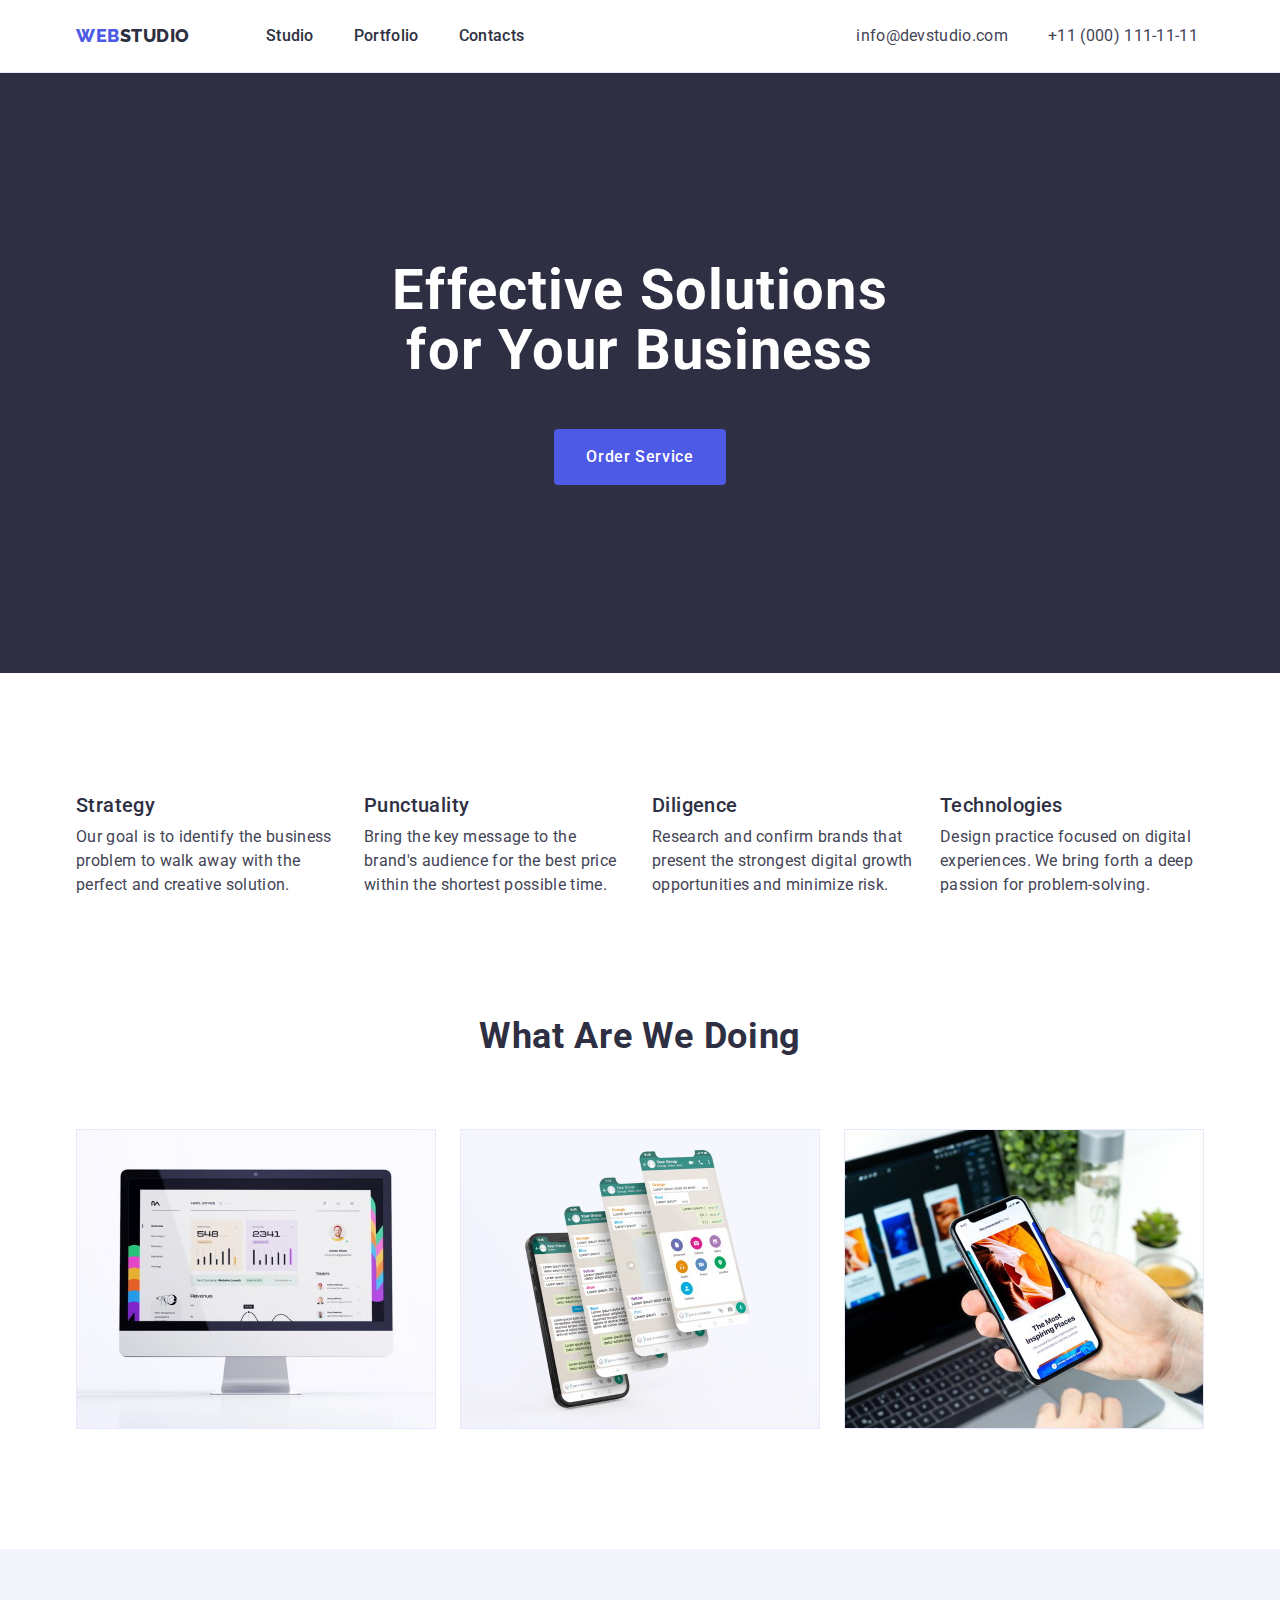
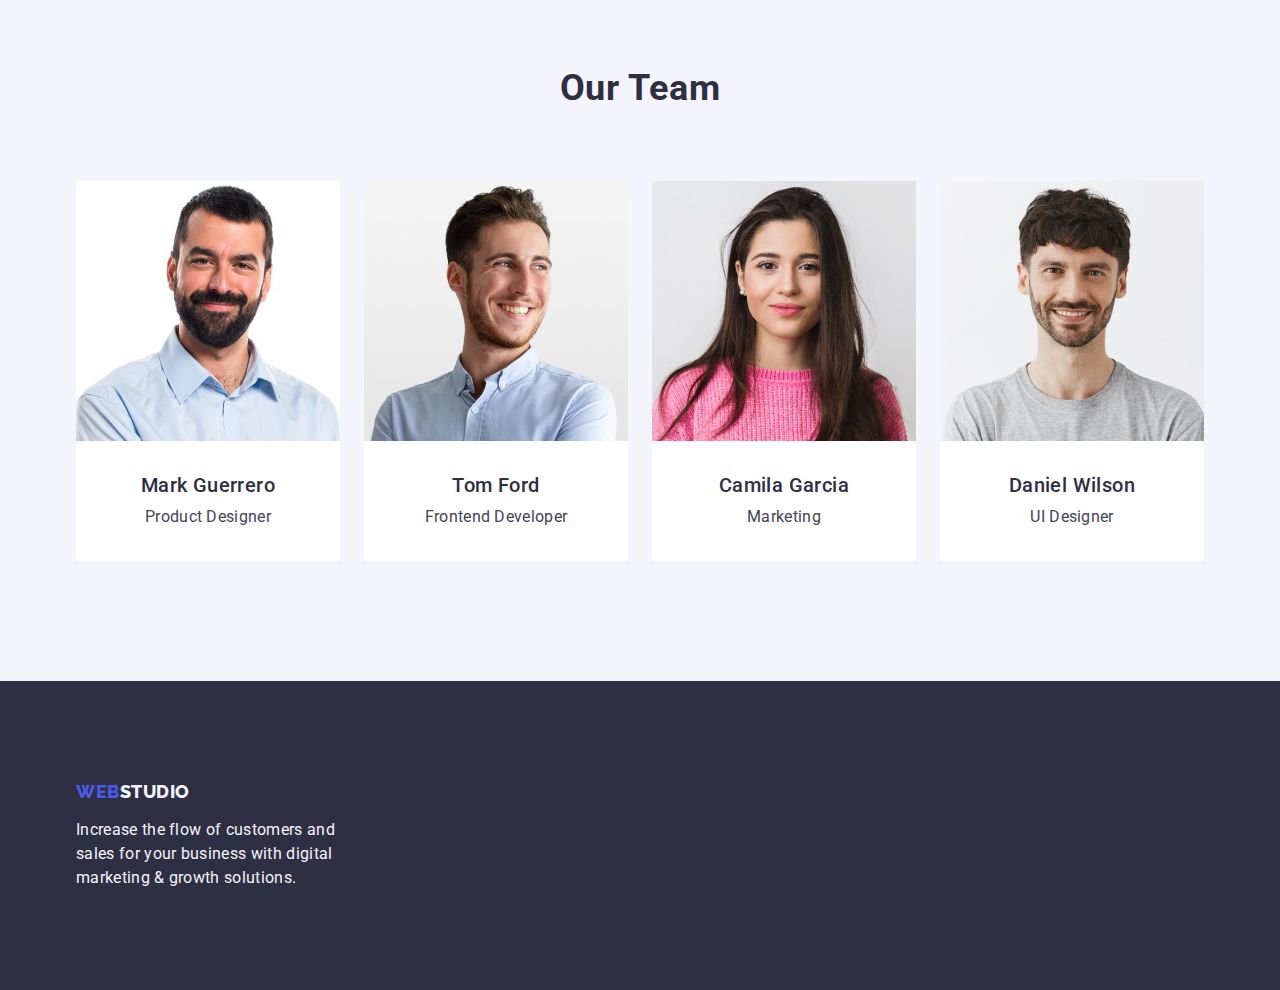
<file: index.html>
<!DOCTYPE html>
<html lang="en">
  <head>
    <meta charset="UTF-8" />
    <meta http-equiv="X-UA-Compatible" content="IE=edge" />
    <meta name="viewport" content="width=device-width, initial-scale=1.0" />
    <link rel="preconnect" href="https://fonts.googleapis.com" />
    <link rel="preconnect" href="https://fonts.gstatic.com" crossorigin />
    <link
      href="https://fonts.googleapis.com/css2?family=Raleway:wght@800&family=Roboto:wght@400;500;700;900&display=swap"
      rel="stylesheet"
    />
    <title>webstudio</title>

    <link
      rel="stylesheet"
      href="https://cdn.jsdelivr.net/npm/modern-normalize@1.1.0/modern-normalize.min.css"
    />

    <link rel="stylesheet" href="./css/styles.css" />
  </head>

  <body>
    <!--Heaader section-->
    <header class="header">
      <div class="container menu-nav">
        <nav class="main-nav">
          <a class="logo link" href="./index.html"
            >Web<span class="logo-studio-header">Studio</span></a
          >
          <ul class="list menu-list">
            <li class="menu-item">
              <a class="link-text link" href="./index.html">Studio</a>
            </li>
            <li class="menu-item">
              <a class="link-text link" href="./portfolio.html">Portfolio</a>
            </li>
            <li class="menu-item">
              <a class="link-text link" href="">Contacts</a>
            </li>
          </ul>
        </nav>
        <address class="contacts">
          <ul class="list contacts-list">
            <li class="menu-item">
              <a class="address link link" href="mailto:info@devstudio.com"
                >info@devstudio.com</a>
            </li>
            <li class="menu-item">
              <a class="address link link" href="tel:+110001111111"
                >+11 (000) 111-11-11</a
              >
            </li>
          </ul>
        </address>
      </div>
    </header>
    <main>
      <!-- Zagolovok1-->
      <section class="section-hero">
        <div class="container">
          <h1 class="section-hero-title">
            Effective Solutions for Your Business
          </h1>
          <button class="section-hero-button btn-cursor" type="button">
            Order Service
          </button>
        </div>
      </section>

      <!--Section2-->
      <section class="section">
        <div class="container">
          <h2  class="visually-hidden ">Features</h2>
          <ul class="list list-strategy">
            <li class="feature-list">
              <h3 class="feature-list-title">Strategy</h3>
              <p class="feature-list-desc">
                Our goal is to identify the business problem to walk away with
                the perfect and creative solution.
              </p>
            </li>

            <li class="feature-list">
              <h3 class="feature-list-title">Punctuality</h3>
              <p class="feature-list-desc">
                Bring the key message to the brand's audience for the best price
                within the shortest possible time.
              </p>
            </li>

            <li class="feature-list">
              <h3 class="feature-list-title">Diligence</h3>
              <p class="feature-list-desc">
                Research and confirm brands that present the strongest digital
                growth opportunities and minimize risk.
              </p>
            </li>

            <li class="feature-list">
              <h3 class="feature-list-title">Technologies</h3>
              <p class="feature-list-desc">
                Design practice focused on digital experiences. We bring forth a
                deep passion for problem-solving.
              </p>
            </li>
          </ul>
        </div>
      </section>

      <!--Section3-->
      <section class="section section-doing">
        <div class="container">
          <h2 class="section-title">What are we doing</h2>
          <ul class="list list-doing">
            <li class="item-doing">
              <img src="./images/img1.jpg" alt="computer" width="360" />
            </li>

            <li class="item-doing">
              <img src="./images/img2.jpg" alt="phone" width="360" />
            </li>

            <li class="item-doing">
              <img src="./images/img3.jpg" alt="phone" width="360" />
            </li>
          </ul>
        </div>
      </section>
      <!--Section4-->
      <section class="team-section">
        <div class="container">
          <h2 class="section-title">Our Team</h2>
          <ul class="list team-list">
            <li class="img-team-list">
              <img src="./images/mark.jpg" alt="MarkGuerrero" width="264" />
              <div class="tim-div">
                <h3 class="team-name">Mark Guerrero</h3>
                <p class="team-profession">Product Designer</p>
              </div>
            </li>

            <li class="img-team-list">
              <img src="./images/tom.jpg" alt="TomFord" width="264" />
              <div class="tim-div">
                <h3 class="team-name">Tom Ford</h3>
                <p class="team-profession">Frontend Developer</p>
              </div>
            </li>
            <li class="img-team-list">
              <img src="./images/camila.jpg" alt="CamilaGarcia" width="264" />
              <div class="tim-div">
                <h3 class="team-name">Camila Garcia</h3>
                <p class="team-profession">Marketing</p>
              </div>
            </li>

            <li class="img-team-list">
              <img src="./images/daniel.jpg" alt="DanielWilson" width="264" />

              <div class="tim-div">
                <h3 class="team-name">Daniel Wilson</h3>
                <p class="team-profession">UI Designer</p>
              </div>
            </li>
          </ul>
        </div>
      </section>
    </main>

    <footer class="footer">
      <div class="container">
        <a class="logo-link link" href="./index.html"
          >Web<span class="logo-studio-footer">Studio</span></a
        >
        <p class="footer-desc">
          Increase the flow of customers and sales for your business with
          digital marketing & growth solutions.
        </p>
      </div>
    </footer>
  </body>
</html>
</file>
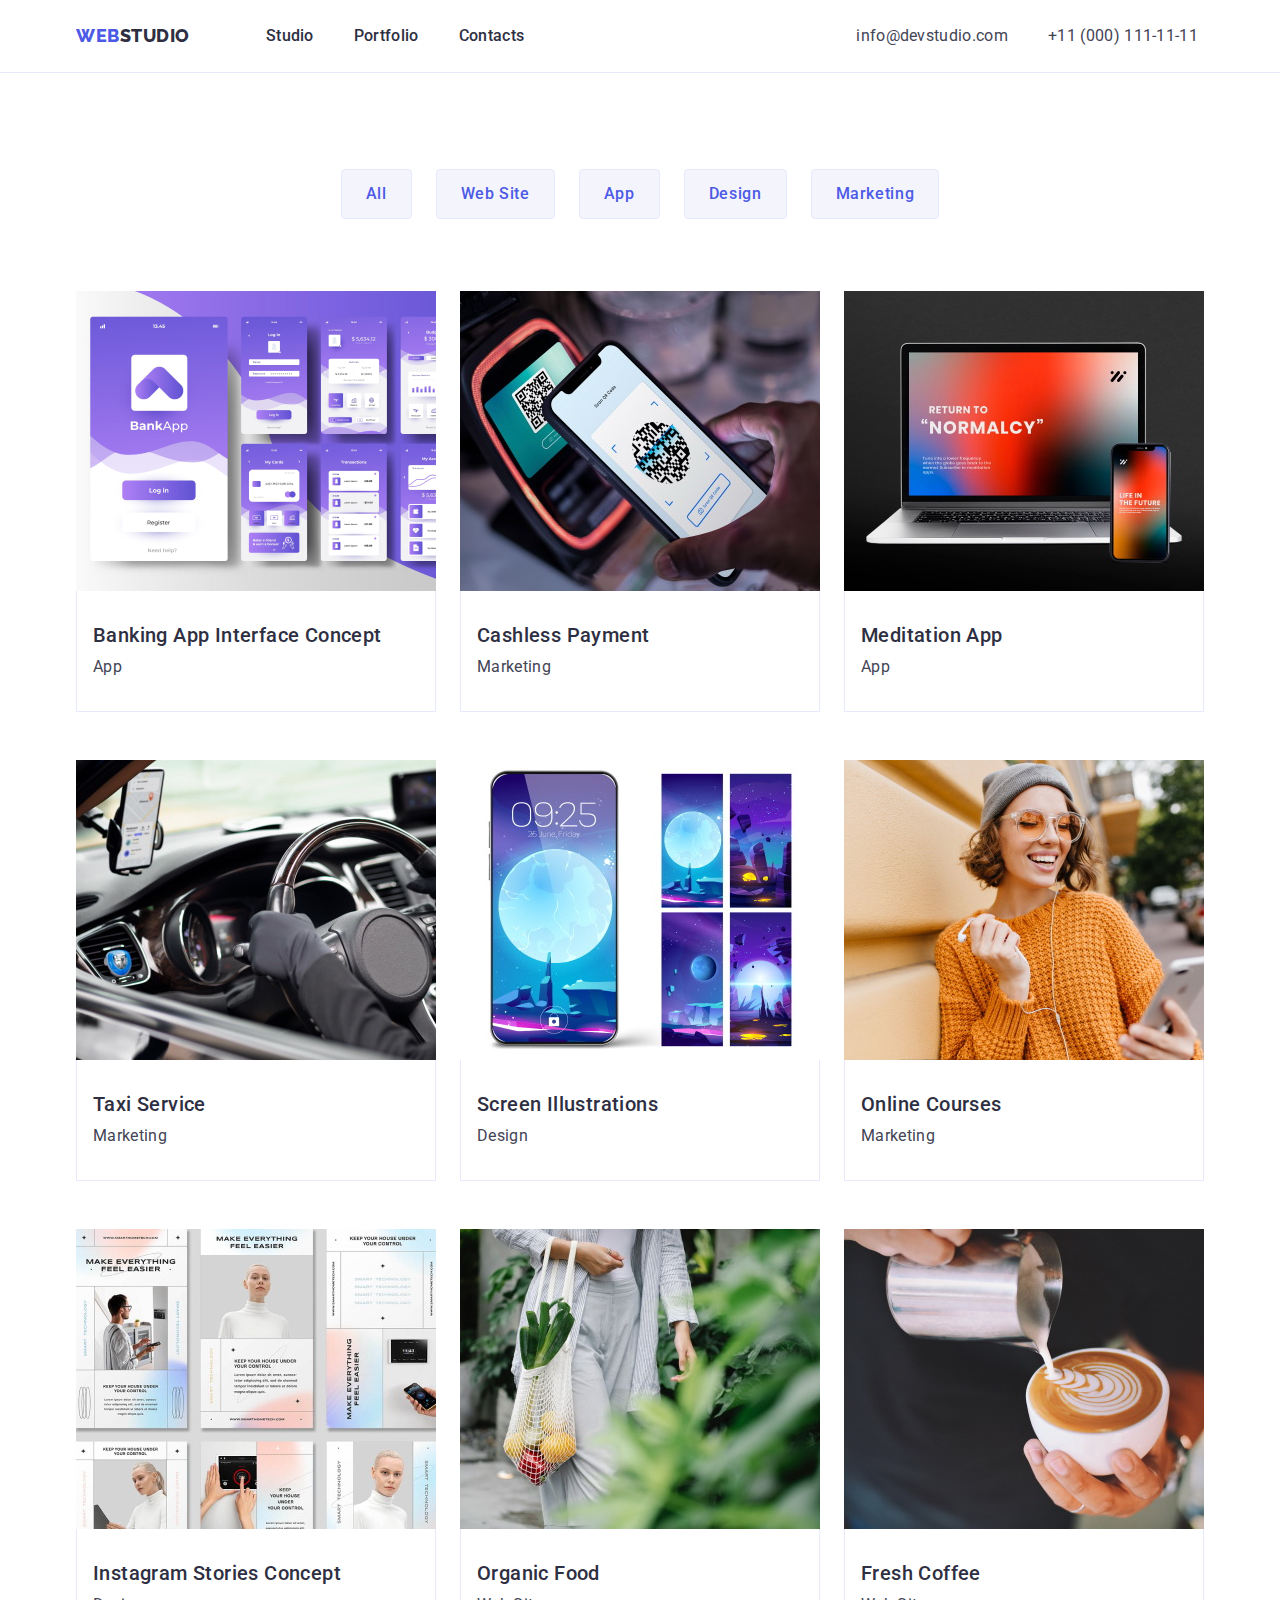
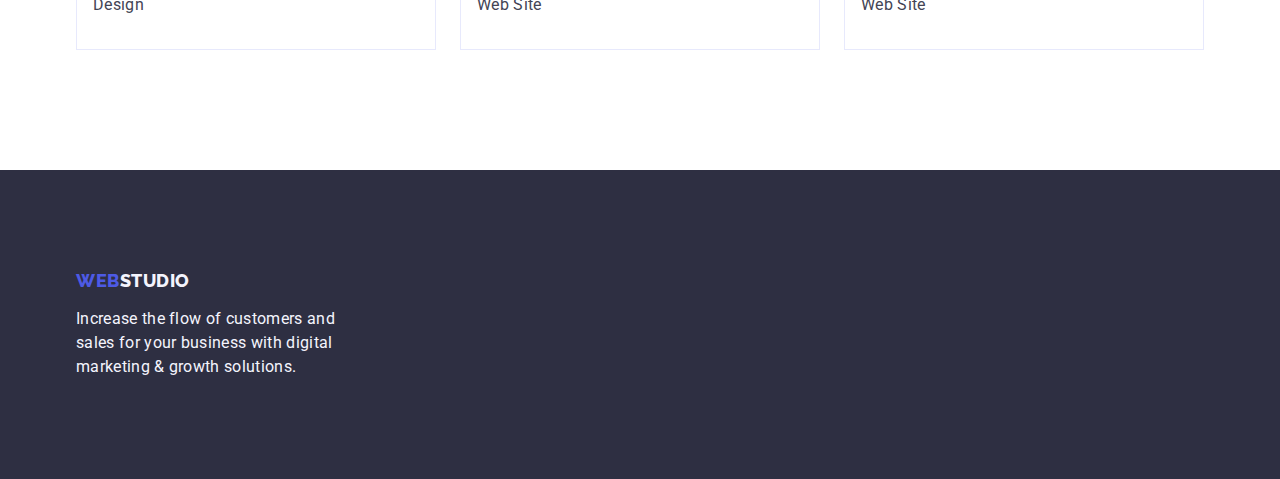
<file: portfolio.html>
<!DOCTYPE html>
<html lang="en">
  <head>
    <meta charset="UTF-8" />
    <meta http-equiv="X-UA-Compatible" content="IE=edge" />
    <meta name="viewport" content="width=device-width, initial-scale=1.0" />

    <link rel="preconnect" href="https://fonts.googleapis.com" />
    <link rel="preconnect" href="https://fonts.gstatic.com" crossorigin />
    <link
      href="https://fonts.googleapis.com/css2?family=Raleway:wght@800&family=Roboto:wght@400;500;700;900&display=swap"
      rel="stylesheet"
    />
    <title>webstudio</title>
    <link
      rel="stylesheet"
      href="https://cdn.jsdelivr.net/npm/modern-normalize@1.1.0/modern-normalize.min.css"
    />
    <link rel="stylesheet" href="./css/styles.css" />
  </head>
  <body>
    <!--Heaader section-->
    <header class="header">
      <div class="container menu-nav">
        <nav class="main-nav">
          <a class="logo link" href="./index.html"
            >Web<span class="logo-studio-header">Studio</span></a
          >
          <ul class="list menu-list">
            <li class="menu-item">
              <a class="link-text link" href="./index.html">Studio</a>
            </li>
            <li class="menu-item">
              <a class="link-text link" href="./portfolio.html">Portfolio</a>
            </li>
            <li class="menu-item">
              <a class="link-text link" href="">Contacts</a>
            </li>
          </ul>
        </nav>
        <address class="contacts">
          <ul class="list contacts-list">
            <li class="menu-item">
              <a class="address link link" href="mailto:info@devstudio.com"
                >info@devstudio.com</a
              >
            </li>
            <li class="menu-item">
              <a class="address link link" href="tel:+110001111111"
                >+11 (000) 111-11-11</a
              >
            </li>
          </ul>
        </address>
      </div>
    </header>
    <main>
      <!--MenuActive-->
      <section class="section-filter">
        <div class="container">
          <h1 hidden>Filter</h1>
          <ul class="list list-btn">
            <li class="item-btn">
              <button class="filter-buttons btn-cursor" type="button">
                All
              </button>
            </li>
            <li class="item-btn">
              <button class="filter-buttons btn-cursor" type="button">
                Web Site
              </button>
            </li>
            <li class="item-btn">
              <button class="filter-buttons btn-cursor" type="button">
                App
              </button>
            </li>
            <li class="item-btn">
              <button class="filter-buttons btn-cursor" type="button">
                Design
              </button>
            </li>
            <li class="item-btn">
              <button class="filter-buttons btn-cursor" type="button">
                Marketing
              </button>
            </li>
          </ul>

          <!--Rov1-->
          <ul class="list list-filter">
            <li class="item-filter">
              <a class="link" href="">
                <img
                  src="./images/img4.jpg"
                  alt="Banking App Interface Concept"
                  width="360"
                />
                <div class="border">
                  <h2 class="project-title">Banking App Interface Concept</h2>
                  <p class="project-type">App</p>
                </div>
              </a>
            </li>
            <li class="item-filter">
              <a class="link" href="">
                <img
                  src="./images/img5.jpg"
                  alt="Cashless Payment"
                  width="360"
                />
                <div class="border">
                  <h2 class="project-title">Cashless Payment</h2>
                  <p class="project-type">Marketing</p>
                </div>
              </a>
            </li>

            <li class="item-filter">
              <a class="link" href="">
                <img src="./images/img6.jpg" alt="Meditation App" width="360" />
                <div class="border">
                  <h2 class="project-title">Meditation App</h2>
                  <p class="project-type">App</p>
                </div>
              </a>
            </li>

            <li class="item-filter">
              <a class="link" href="">
                <img src="./images/img7.jpg" alt="Taxi Service" width="360" />
                <div class="border">
                  <h2 class="project-title">Taxi Service</h2>
                  <p class="project-type">Marketing</p>
                </div>
              </a>
            </li>

            <li class="item-filter">
              <a class="link" href="">
                <img
                  src="./images/img8.jpg"
                  alt="Screen Illustrations"
                  width="360"
                />
                <div class="border">
                  <h2 class="project-title">Screen Illustrations</h2>
                  <p class="project-type">Design</p>
                </div>
              </a>
            </li>

            <li class="item-filter">
              <a class="link" href="">
                <img src="./images/img9.jpg" alt="Online Courses" width="360" />
                <div class="border">
                  <h2 class="project-title">Online Courses</h2>
                  <p class="project-type">Marketing</p>
                </div>
              </a>
            </li>

            <li class="item-filter">
              <a class="link" href="">
                <img
                  src="./images/img10.jpg"
                  alt="Instagram Stories Concept"
                  width="360"
                />
                <div class="border">
                  <h2 class="project-title">Instagram Stories Concept</h2>
                  <p class="project-type">Design</p>
                </div>
              </a>
            </li>

            <li class="item-filter">
              <a class="link" href="">
                <img src="./images/img11.jpg" alt="Organic Food" width="360" />
                <div class="border">
                  <h2 class="project-title">Organic Food</h2>
                  <p class="project-type">Web Site</p>
                </div>
              </a>
            </li>

            <li class="item-filter">
              <a class="link" href="">
                <img src="./images/img12.jpg" alt="Fresh Coffee" width="360" />
                <div class="border">
                  <h2 class="project-title">Fresh Coffee</h2>
                  <p class="project-type">Web Site</p>
                </div>
              </a>
            </li>
          </ul>
        </div>
      </section>
    </main>
    <footer class="footer">
      <div class="container">
        <a class="logo-link link" href="./index.html"
          >Web<span class="logo-studio-footer">Studio</span></a
        >
        <p class="footer-desc">
          Increase the flow of customers and sales for your business with
          digital marketing & growth solutions.
        </p>
      </div>
    </footer>
  </body>
</html>
</file>
<file: css/styles.css>
:root {
  --primary-font: "Roboto", sans-serif;
  --secondary-font: "Raleway", sans-serif;
  --color-iris: #4d5ae5;
  --navi-blue: #2e2f42;
  --slate: #434455;
  --solid: #ffffff;
  --ocean:#404bbf;
  --green: #31d0aa;
  --light-slate: #8e8f99;
  --cornflower: #e7e9fc;
  --cloud: #f4f4fd;
   --dairy: #fcfcfc;
}
/* ---------- Body ------ */
body {
  font-family:"Roboto", sans-serif;
  color:#434455;
  background-color:#ffffff;
}

h1,
h2,
h3,
h4,
p,
ul {
  margin-top: 0;
  margin-bottom: 0;
  padding: 0;
}

.list {
  list-style: none;
}


.link{
  text-decoration: none;
}
.header{
  border-bottom: 1px solid #e7e9fc;
}

.container{
padding: 0 15px;
width: 1158px;
margin-left: auto; 
margin-right: auto;
}

/*======Heaadersection======*/
.menu-nav{
  display: flex;
  align-items: center;
}
.main-nav{
  display: flex; 
  align-items: center;
}
.menu-list{
  display: flex; 
  gap: 40px;
}
.logo{
  font-family: 'Raleway',sans-serif;
  font-weight: 800;
  font-size: 18px;
  line-height: 1.17;
  letter-spacing: 0.03em;
  text-transform: uppercase;
  color: #4D5AE5;
  margin-right: 76px
}
.logo-studio-header {
    color: #2e2f42;
}
    .logo-studio-footer {
      color: #F4F4FD;    
  }

.logo{
  display: flex; 
  align-items: center; 
}



.address{ color: #434455;

}
.link-text:hover,
.link-text:focus,
.address:hover,
.address:focus {
  color:#404BBF;
  
  }


.link {
  text-decoration: none;
}

.link-text {
  font-weight: 500;
  font-size: 16px;
  line-height: 1.5;
  letter-spacing: 0.02em;
  color: #2e2f42;
  display:inline-block;
  padding: 24px 0 24px;


}



.contacts {
  font-style: normal;
}

.contacts{
  font-size: 16px;
  line-height: 1.5;
  letter-spacing: 0.02em;
  color: inherit;
  margin-left: 332px;
  
}
.contacts-list{
  display: flex;
  gap: 40px;
}


 /*======Zagolovok1======*/

.section-hero {
  background-color: #2e2f42;
  padding: 188px 0 188px;
  
 
  
}

.section-hero-title {
  font-weight: 700;
  font-size: 56px;
  line-height: 1.07;
  text-align: center;
  letter-spacing: 0.02em;
  color: #FFFFFF;
  max-width: 496px; 
  margin-left: auto;
  margin-right: auto;
  margin-bottom: 48px;
  
}


.section-hero-button {
  background-color: #4d5ae5;
  font-family: "Roboto", sans-serif;
  color:  #FFFFFF;
  font-weight: 500;
  font-size: 16px;
  line-height: 1.5;
  letter-spacing: 0.04em;
  min-width: 169px ;
  padding: 16px 32px;
  height: 56px;
  border: none;
  border-radius: 4px;
    cursor: pointer; 
    display: block; 
    margin-left:auto;
    margin-right:auto ;
}

.section-hero-button:hover,
.section-hero-button:focus {
  background-color: #404BBF;
}


/*======Section2======*/
.feature-list{
  width: calc((100% - 72px) / 4);
}

.section{
  padding: 120px 0 120px;
  
}
.list-strategy{
  display: flex;
  gap: 24px;
}


.feature-list-title {
  font-weight: 500;
  font-size: 20px;
  line-height: 1.2;
  letter-spacing: 0.02em;
  color:#2e2f42;
  margin-bottom: 8px;
}

.feature-list-desc {
  font-size: 16px;
  line-height: 1.5;
  letter-spacing: 0.02em;
}


/*======Section3======*/
.section-doing{
  padding-top: 0;
}

.list-doing{
  gap: 24px; 
  display: flex;
}
.item-doing{
 
  width: calc((100% - 48px) / 3); 
}
.section-title {
  font-weight: 700;
  font-size: 36px;
  line-height: 1.11;
  text-align: center;
  letter-spacing: 0.02em;
  text-transform: capitalize;
  color: #2e2f42;
  margin-bottom: 72px; 
}
.visually-hidden {
  position: absolute;
  width: 1px;
  height: 1px;
  margin: -1px;
  border: 0;
  padding: 0;
  white-space: nowrap;
  clip-path: inset(100%);
  clip: rect(0 0 0 0);
  overflow: hidden;
}

/*======Section4======*/
.team-list{
  gap: 24px; 
  display: flex;
}

.team-section {
  background-color:  #F4F4FD;
  padding: 120px 0 120px;
}
.img-team-list {
  background-color: #FFFFFF;
}
.img{
  display: block;
}

.img-team-list{
 
  width: calc((100% - 72px) / 4); 
  border-radius: 0px 0px 4px 4px;

}

.tim-div{
  padding: 32px 16px 32px;
   
}
.team-name{
  font-weight: 500;
  font-size: 20px;
  line-height: 1.2;
  text-align: center;
  letter-spacing: 0.02em;
  color: #2E2F42;
  margin-bottom: 8px ;
}

.team-profession {
  font-size: 16px;
  line-height: 1.5;
  text-align: center;
  letter-spacing: 0.02em;
}
/*======footer======*/
.footer {
  background-color: #2E2F42;
  padding: 100px 0 100px;
}

.footer-desc {
  font-family: "Roboto",sans-serif;
  font-weight: 400;
  font-size: 16px;
  line-height: 1.5;
  letter-spacing: 0.02em;
  color: #F4F4FD;
  width: 264px;
}
.logo-link{
font-family: 'Raleway', sans-serif;
font-weight: 800;
font-size: 18px;
line-height: 1.17;
letter-spacing: 0.03em;
color: #4D5AE5;

}



.logo-studio-footer{
font-family: 'Raleway'sans-serif;
font-weight: 800;
font-size: 18px;
line-height: 1.17;
letter-spacing: 0.03em;
color: #F4F4FD;
}

.logo-link{
  display: inline-block;
  margin-bottom: 16px;
  text-transform: uppercase;
}







/*======portfolio======*/
.header{
  border-bottom: 1px solid #e7e9fc;
}
.filter-buttons {
  background-color: #F4F4FD;
  cursor: pointer;
  font-family: "Roboto", sans-serif;
  font-weight: 500;
  font-size: 16px;
  line-height: 1.5;
  text-align: center;
  letter-spacing: 0.04em;
  color: #4d5ae5;
}

.filter-buttons:hover,
.filter-buttons:focus {
  background-color: #404bbf;
  color: #ffffff;
  border: 1px solid transparent;
  border: 1px solid transparent;
}

.project-title {
  font-weight: 500;
  font-size: 20px;
  line-height: 1.2;
  letter-spacing: 0.02em;
  color:  #2e2f42;
}

.project-type {
  font-size: 16px;
  line-height: 1.5;
  letter-spacing: 0.02em;
  color:  #434455 ;
}
.border {
  padding: 32px 16px ;
  border-bottom: 1px solid #e7e9fc;
  border-right:1px solid #e7e9fc ;
  border-left:1px solid #e7e9fc  ;
  }

.list-filter{
  display: flex;
 flex-wrap: wrap;
  gap: 24px;
row-gap: 48px;
}

.filter-buttons{
  padding: 12px 24px 12px ;
  border: 1px solid #e7e9fc ;
  border-radius: 4px; 
}
.list-btn{
display: flex;
justify-content: center;
gap: 24px;
margin-bottom: 72px;
}

.section-filter{
  padding: 96px 0 120px ;
}
.project-title{
  margin-bottom: 8px;
}

.item-filter{
  width: calc((100% - 48px) / 3); 
    }

img {
  display: block;
}



.menu-item{
  gap: 40px;
}
</file>
